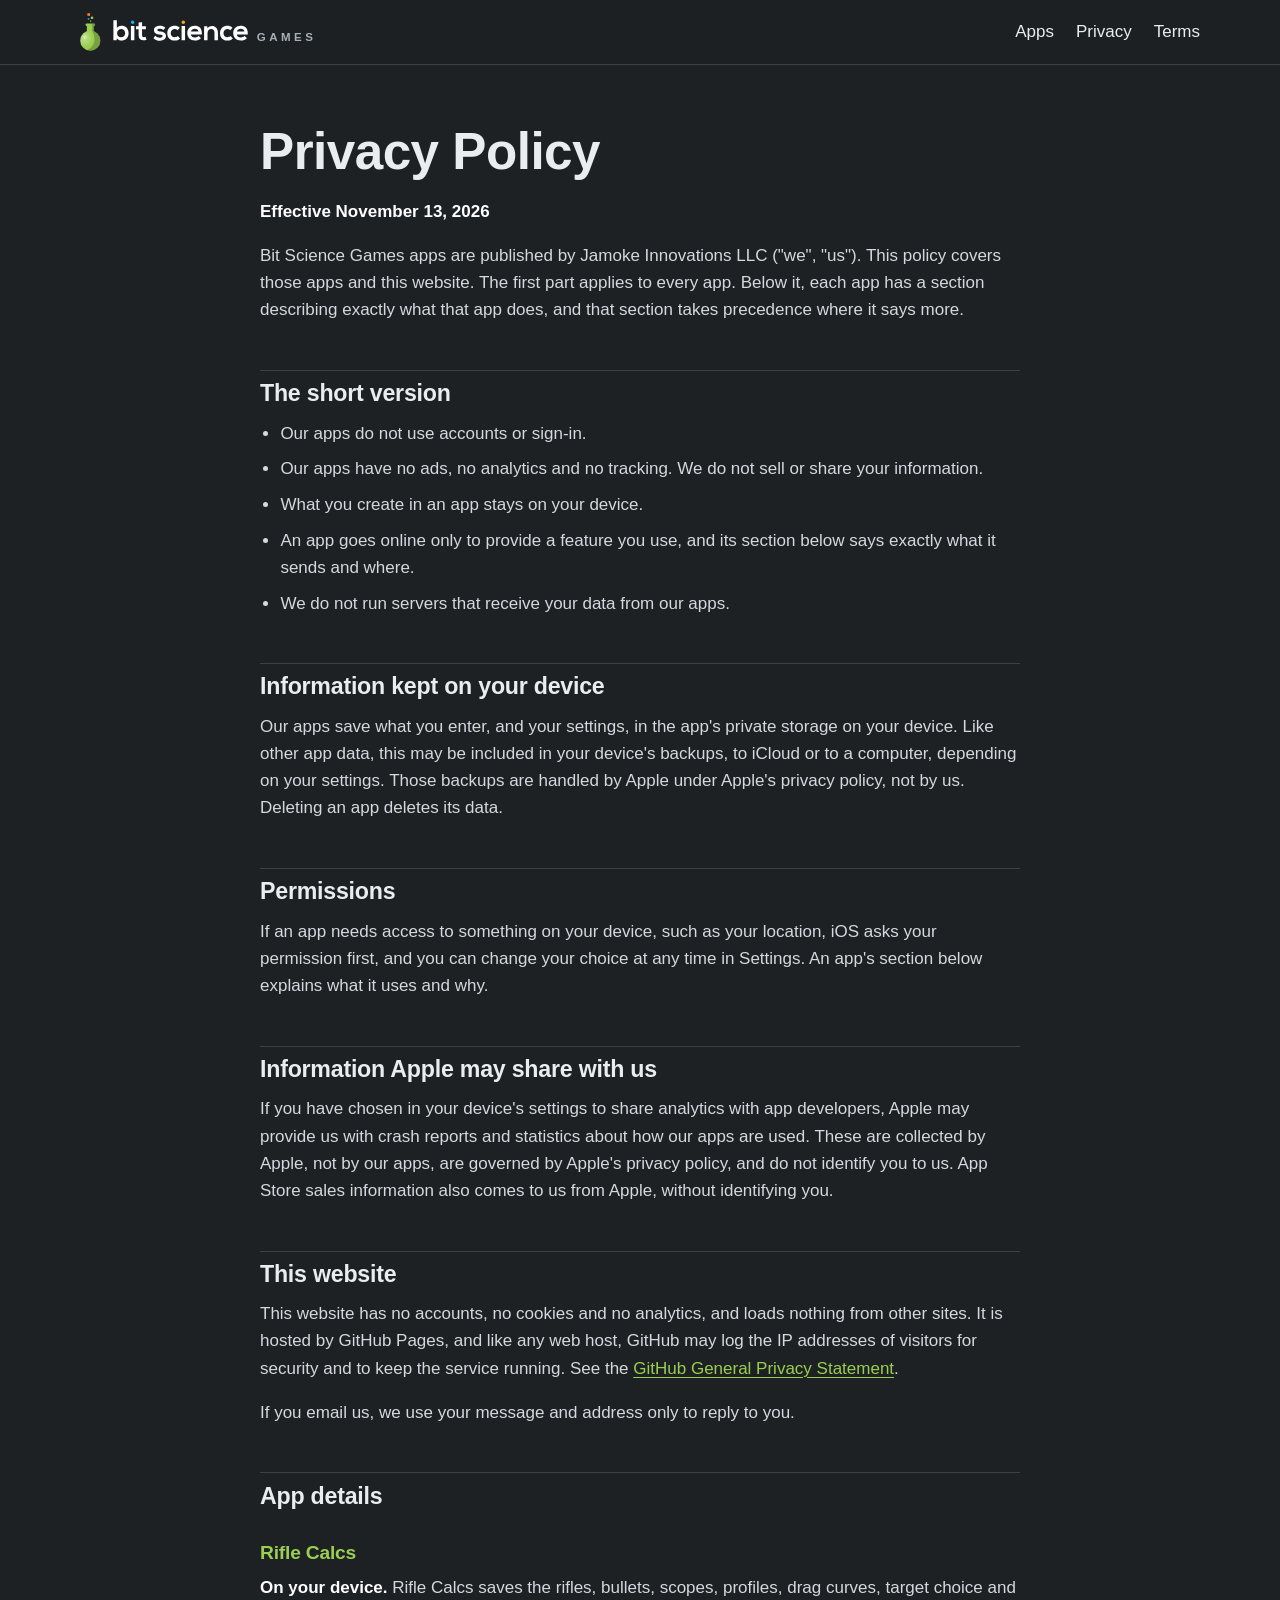
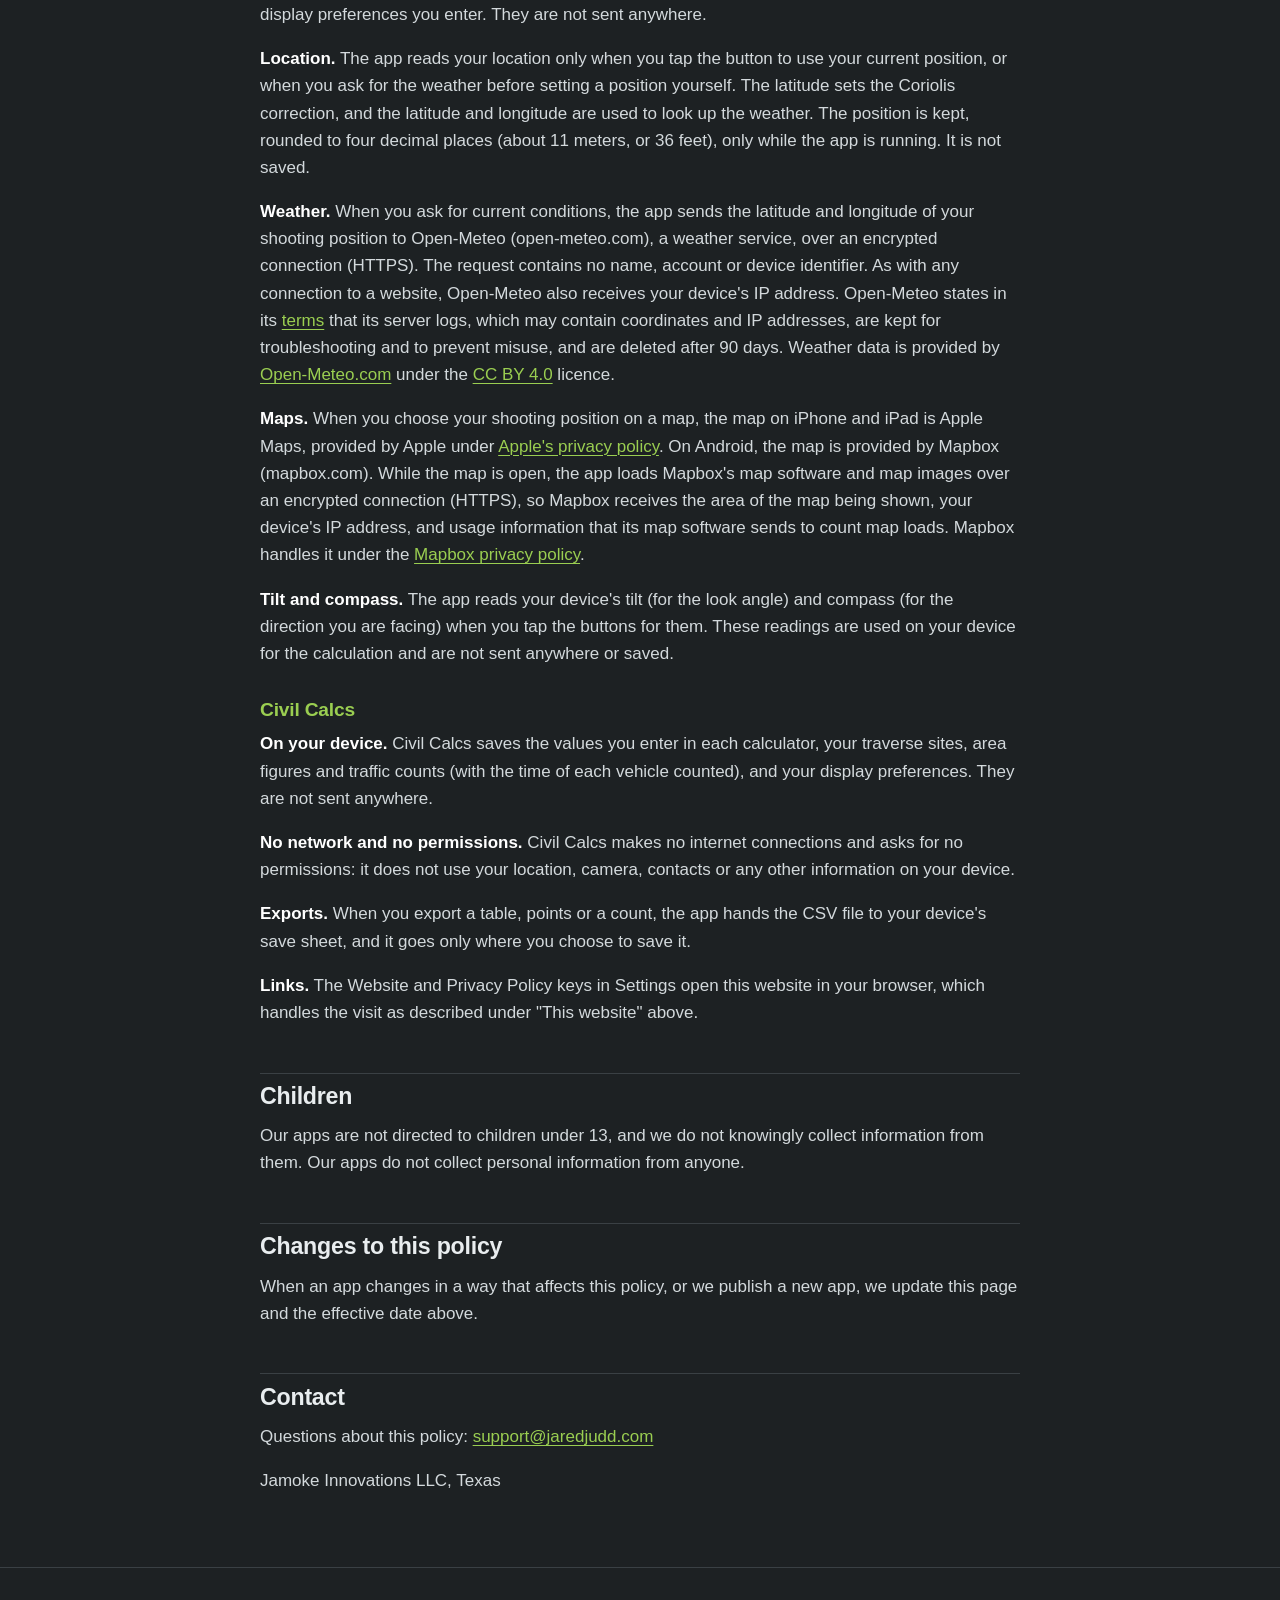
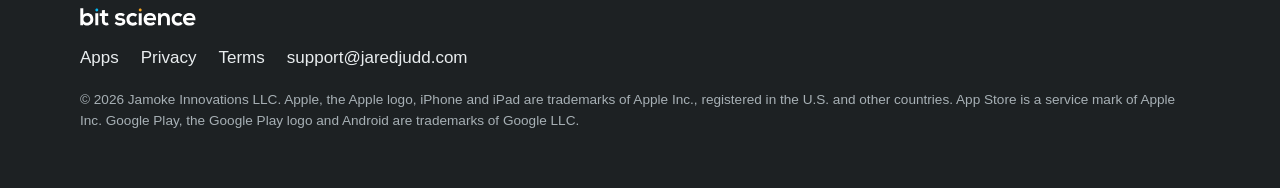
<file: docs/privacy/index.html>
<!doctype html>
<html lang="en">
<head>
<meta charset="utf-8">
<meta name="viewport" content="width=device-width, initial-scale=1">
<meta name="color-scheme" content="dark">
<title>Privacy Policy · Bit Science Games</title>
<meta name="description" content="How Bit Science Games apps and this website handle your information.">
<meta property="og:type" content="website">
<meta property="og:site_name" content="Bit Science Games">
<meta property="og:title" content="Privacy Policy · Bit Science Games">
<meta property="og:description" content="How Bit Science Games apps and this website handle your information.">
<meta property="og:image" content="https://jaredjudd.com/images/social.png">
<meta name="twitter:card" content="summary_large_image">
<link rel="canonical" href="https://jaredjudd.com/privacy/">
<link rel="icon" href="/images/icon.png">
<link rel="apple-touch-icon" href="/images/apple-touch-icon.png">
<link rel="stylesheet" href="/assets/site.css">
</head>
<body class="legal">
<header class="top"><div class="wrap">
<a class="brand" href="/" aria-label="Bit Science Games home"><svg xmlns="http://www.w3.org/2000/svg" viewBox="40.880 84.500 53.350 98.590" width="20.6" height="38"><g transform="matrix(1 0 0 -1 0 280)">
  <defs>
    <radialGradient id="hl" gradientUnits="userSpaceOnUse" cx="53.11" cy="130.71" r="22.28">
      <stop offset="0" stop-color="#FFFFFF" stop-opacity="0.38"/>
      <stop offset="1" stop-color="#FFFFFF" stop-opacity="0"/>
    </radialGradient>
    <radialGradient id="hl2" gradientUnits="userSpaceOnUse" cx="53.39" cy="133.42" r="8.12">
      <stop offset="0" stop-color="#FFFFFF" stop-opacity="0.35"/>
      <stop offset="1" stop-color="#FFFFFF" stop-opacity="0"/>
    </radialGradient>
  </defs>
  <g id="pixels">
    <path fill="#F97A2B" d="M67 188 h-7 v7 h7 Z"/>
    <path fill="#9ACE51" d="M75 180 h-6 v6 h6 Z"/>
    <path fill="#04BAF4" d="M65 178 h-4 v4 h4 Z"/>
    <path fill="#F8A621" d="M70 173 h-3 v3 h3 Z"/>
  </g>
  <g id="flask" fill="#9ACE51">
    <circle cx="67.556" cy="123.585" r="26.174"/>
    <rect x="58.675" y="123.585" width="17.762" height="38.345"/>
    <rect x="55.17" y="161.93" width="24.772" height="6.434" rx="3.217"/>
  </g>
  <g id="shade" style="mix-blend-mode:multiply">
    <path transform="matrix(1 0 0 1 76.4366 148.2107)" fill="#C6C6C6" d="M0 0 L0 13.719 L-3.856 13.719 L-3.851 -0.618 C-3.851 -0.761 -3.791 -0.892 -3.684 -0.987 C-2.733 -1.834 1.97 -6.749 1.97 -21.1 C1.97 -34.096 -6.38 -45.135 -18.005 -49.163 C-14.282 -50.549 -10.16 -51.115 -5.854 -50.63 C6.748 -49.209 16.641 -38.611 17.262 -25.944 C17.845 -14.041 10.473 -3.777 0 0"/>
    <path transform="matrix(1 0 0 1 76.4366 161.9298)" fill="#DADADA" d="M0 0 L-3.856 0 L-3.856 -1.788 L0 -1.788 Z"/>
    <path transform="matrix(1 0 0 1 76.7251 168.364)" fill="#C6C6C6" d="M0 0 L-5.236 0 C-4.99 -0.794 -4.857 -1.639 -4.857 -2.514 C-4.857 -3.929 -5.208 -5.261 -5.822 -6.434 L-5.821 -6.434 L-0.289 -6.434 L-0.095 -6.434 C1.306 -6.434 2.635 -5.591 3.055 -4.255 C3.751 -2.038 2.113 0 0 0"/>
  </g>
  <circle cx="67.556" cy="123.585" r="26.174" fill="url(#hl)"/>
  <circle cx="67.556" cy="123.585" r="26.174" fill="url(#hl2)"/>
  </g></svg>
<span class="brand-name"><svg xmlns="http://www.w3.org/2000/svg" viewBox="106.520 134.270 202.600 31.480" width="135.2" height="21"><g transform="matrix(1 0 0 -1 0 280)">
  <path transform="matrix(1 0 0 1 303.5418 128.4114)" fill="#FFFFFF" d="M0 0 C-0.341 2.725 -2.469 4.087 -5.449 4.087 C-8.259 4.087 -10.558 2.725 -11.324 0 Z M-11.409 -4.3 C-11.069 -6.897 -8.812 -8.769 -5.152 -8.769 C-3.236 -8.769 -0.724 -8.047 0.468 -6.811 L3.788 -10.09 C1.575 -12.388 -2.043 -13.496 -5.236 -13.496 C-12.473 -13.496 -16.773 -9.025 -16.773 -2.299 C-16.773 4.087 -12.432 8.685 -5.62 8.685 C1.405 8.685 5.789 4.342 4.981 -4.3 Z M-17.348 -10.26 C-19.774 -12.643 -22.328 -13.58 -25.436 -13.58 C-31.523 -13.58 -36.59 -9.919 -36.59 -2.469 C-36.59 4.981 -31.523 8.642 -25.436 8.642 C-22.456 8.642 -20.157 7.791 -17.859 5.535 L-21.136 2.086 C-22.371 3.193 -23.904 3.746 -25.351 3.746 C-28.841 3.746 -31.396 1.192 -31.396 -2.469 C-31.396 -6.47 -28.672 -8.599 -25.436 -8.599 C-23.775 -8.599 -22.116 -8.131 -20.838 -6.854 Z M-44.883 -12.942 L-44.883 -1.958 C-44.883 1.235 -46.628 3.661 -49.948 3.661 C-53.141 3.661 -55.313 0.98 -55.313 -2.213 L-55.313 -12.942 L-60.464 -12.942 L-60.464 8.088 L-55.823 8.088 L-55.483 5.236 C-53.354 7.323 -51.226 8.386 -48.586 8.386 C-43.648 8.386 -39.688 4.682 -39.688 -1.916 L-39.688 -12.942 Z M-68.915 0 C-69.256 2.725 -71.384 4.087 -74.364 4.087 C-77.174 4.087 -79.473 2.725 -80.239 0 Z M-80.325 -4.3 C-79.983 -6.897 -77.727 -8.769 -74.067 -8.769 C-72.151 -8.769 -69.639 -8.047 -68.447 -6.811 L-65.127 -10.09 C-67.34 -12.388 -70.959 -13.496 -74.151 -13.496 C-81.388 -13.496 -85.688 -9.025 -85.688 -2.299 C-85.688 4.087 -81.346 8.685 -74.534 8.685 C-67.51 8.685 -63.126 4.342 -63.934 -4.3 Z M-94.256 -12.942 h5.195 v21.073 h-5.195 Z M-94.256 8.131 M-96.452 -10.26 C-98.878 -12.643 -101.433 -13.58 -104.54 -13.58 C-110.628 -13.58 -115.694 -9.919 -115.694 -2.469 C-115.694 4.981 -110.628 8.642 -104.54 8.642 C-101.56 8.642 -99.261 7.791 -96.962 5.535 L-100.24 2.086 C-101.475 3.193 -103.008 3.746 -104.455 3.746 C-107.946 3.746 -110.5 1.192 -110.5 -2.469 C-110.5 -6.47 -107.776 -8.599 -104.54 -8.599 C-102.88 -8.599 -101.22 -8.131 -99.943 -6.854 Z M-121.526 2.469 C-123.016 3.874 -124.719 4.342 -126.72 4.342 C-129.189 4.342 -130.551 3.576 -130.551 2.256 C-130.551 0.894 -129.317 0.127 -126.635 -0.043 C-122.676 -0.298 -117.652 -1.192 -117.652 -6.769 C-117.652 -10.473 -120.675 -13.666 -126.677 -13.666 C-129.998 -13.666 -133.318 -13.112 -136.384 -9.919 L-133.829 -6.216 C-132.339 -7.875 -128.933 -9.11 -126.592 -9.153 C-124.634 -9.195 -122.803 -8.174 -122.803 -6.641 C-122.803 -5.194 -123.995 -4.598 -126.975 -4.428 C-130.934 -4.13 -135.66 -2.682 -135.66 2.086 C-135.66 6.939 -130.637 8.642 -126.805 8.642 C-123.527 8.642 -121.058 8.004 -118.631 5.875 Z M-153.501 13.964 L-153.501 8.004 L-147.712 8.004 L-147.712 3.533 L-153.544 3.533 L-153.544 -5.535 C-153.544 -7.535 -152.437 -8.515 -150.819 -8.515 C-150.01 -8.515 -149.074 -8.259 -148.307 -7.875 L-146.86 -12.303 C-148.35 -12.899 -149.585 -13.154 -151.16 -13.197 C-155.715 -13.367 -158.695 -10.771 -158.695 -5.535 L-158.695 3.533 L-162.611 3.533 L-162.611 8.004 L-158.695 8.004 L-158.695 13.41 Z M-170.263 -12.942 h5.194 v21.073 h-5.194 Z M-170.263 8.131 M-190.988 -2.426 C-190.988 -6.216 -188.178 -8.599 -184.9 -8.599 C-181.58 -8.599 -178.94 -6.087 -178.94 -2.426 C-178.94 1.362 -181.58 3.704 -184.9 3.704 C-188.178 3.704 -190.988 1.235 -190.988 -2.426 M-191.329 16.816 L-191.329 5.194 C-190.094 7.365 -186.646 8.556 -184.432 8.556 C-178.302 8.556 -173.747 4.811 -173.747 -2.426 C-173.747 -9.323 -178.387 -13.41 -184.559 -13.41 C-187.114 -13.41 -189.711 -12.559 -191.329 -10.047 L-191.669 -12.942 L-196.522 -12.942 L-196.522 16.816 Z"/>
  <path transform="matrix(1 0 0 1 138.4726 142.375)" fill="#04BAF4" d="M0 0 C0 -1.435 -1.163 -2.597 -2.597 -2.597 C-4.032 -2.597 -5.195 -1.435 -5.195 0 C-5.195 1.434 -4.032 2.597 -2.597 2.597 C-1.163 2.597 0 1.434 0 0"/>
  <path transform="matrix(1 0 0 1 214.481 142.375)" fill="#F8A621" d="M0 0 C0 -1.435 -1.163 -2.597 -2.597 -2.597 C-4.032 -2.597 -5.195 -1.435 -5.195 0 C-5.195 1.434 -4.032 2.597 -2.597 2.597 C-1.163 2.597 0 1.434 0 0"/></g></svg><span class="games">GAMES</span></span></a>
<nav><a href="/#apps">Apps</a><a href="/privacy/">Privacy</a><a href="/terms/">Terms</a></nav>
</div></header>
<main>
<article class="wrap narrow prose"><h1 id="privacy-policy">Privacy Policy</h1><p><strong>Effective November 13, 2026</strong></p><p>Bit Science Games apps are published by Jamoke Innovations LLC ("we", "us"). This policy covers those apps and this website. The first part applies to every app. Below it, each app has a section describing exactly what that app does, and that section takes precedence where it says more.</p><h2 id="the-short-version">The short version</h2><ul><li>Our apps do not use accounts or sign-in.</li><li>Our apps have no ads, no analytics and no tracking. We do not sell or share your information.</li><li>What you create in an app stays on your device.</li><li>An app goes online only to provide a feature you use, and its section below says exactly what it sends and where.</li><li>We do not run servers that receive your data from our apps.</li></ul><h2 id="information-kept-on-your-device">Information kept on your device</h2><p>Our apps save what you enter, and your settings, in the app's private storage on your device. Like other app data, this may be included in your device's backups, to iCloud or to a computer, depending on your settings. Those backups are handled by Apple under Apple's privacy policy, not by us. Deleting an app deletes its data.</p><h2 id="permissions">Permissions</h2><p>If an app needs access to something on your device, such as your location, iOS asks your permission first, and you can change your choice at any time in Settings. An app's section below explains what it uses and why.</p><h2 id="information-apple-may-share-with-us">Information Apple may share with us</h2><p>If you have chosen in your device's settings to share analytics with app developers, Apple may provide us with crash reports and statistics about how our apps are used. These are collected by Apple, not by our apps, are governed by Apple's privacy policy, and do not identify you to us. App Store sales information also comes to us from Apple, without identifying you.</p><h2 id="this-website">This website</h2><p>This website has no accounts, no cookies and no analytics, and loads nothing from other sites. It is hosted by GitHub Pages, and like any web host, GitHub may log the IP addresses of visitors for security and to keep the service running. See the <a href="https://docs.github.com/en/site-policy/privacy-policies/github-general-privacy-statement" rel="noopener">GitHub General Privacy Statement</a>.</p><p>If you email us, we use your message and address only to reply to you.</p><h2 id="app-details">App details</h2><h3 id="rifle-calcs">Rifle Calcs</h3><p><strong>On your device.</strong> Rifle Calcs saves the rifles, bullets, scopes, profiles, drag curves, target choice and display preferences you enter. They are not sent anywhere.</p><p><strong>Location.</strong> The app reads your location only when you tap the button to use your current position, or when you ask for the weather before setting a position yourself. The latitude sets the Coriolis correction, and the latitude and longitude are used to look up the weather. The position is kept, rounded to four decimal places (about 11 meters, or 36 feet), only while the app is running. It is not saved.</p><p><strong>Weather.</strong> When you ask for current conditions, the app sends the latitude and longitude of your shooting position to Open-Meteo (open-meteo.com), a weather service, over an encrypted connection (HTTPS). The request contains no name, account or device identifier. As with any connection to a website, Open-Meteo also receives your device's IP address. Open-Meteo states in its <a href="https://open-meteo.com/en/terms" rel="noopener">terms</a> that its server logs, which may contain coordinates and IP addresses, are kept for troubleshooting and to prevent misuse, and are deleted after 90 days. Weather data is provided by <a href="https://open-meteo.com" rel="noopener">Open-Meteo.com</a> under the <a href="https://creativecommons.org/licenses/by/4.0/" rel="noopener">CC BY 4.0</a> licence.</p><p><strong>Maps.</strong> When you choose your shooting position on a map, the map on iPhone and iPad is Apple Maps, provided by Apple under <a href="https://www.apple.com/legal/privacy/" rel="noopener">Apple's privacy policy</a>. On Android, the map is provided by Mapbox (mapbox.com). While the map is open, the app loads Mapbox's map software and map images over an encrypted connection (HTTPS), so Mapbox receives the area of the map being shown, your device's IP address, and usage information that its map software sends to count map loads. Mapbox handles it under the <a href="https://www.mapbox.com/legal/privacy" rel="noopener">Mapbox privacy policy</a>.</p><p><strong>Tilt and compass.</strong> The app reads your device's tilt (for the look angle) and compass (for the direction you are facing) when you tap the buttons for them. These readings are used on your device for the calculation and are not sent anywhere or saved.</p><h3 id="civil-calcs">Civil Calcs</h3><p><strong>On your device.</strong> Civil Calcs saves the values you enter in each calculator, your traverse sites, area figures and traffic counts (with the time of each vehicle counted), and your display preferences. They are not sent anywhere.</p><p><strong>No network and no permissions.</strong> Civil Calcs makes no internet connections and asks for no permissions: it does not use your location, camera, contacts or any other information on your device.</p><p><strong>Exports.</strong> When you export a table, points or a count, the app hands the CSV file to your device's save sheet, and it goes only where you choose to save it.</p><p><strong>Links.</strong> The Website and Privacy Policy keys in Settings open this website in your browser, which handles the visit as described under "This website" above.</p><h2 id="children">Children</h2><p>Our apps are not directed to children under 13, and we do not knowingly collect information from them. Our apps do not collect personal information from anyone.</p><h2 id="changes-to-this-policy">Changes to this policy</h2><p>When an app changes in a way that affects this policy, or we publish a new app, we update this page and the effective date above.</p><h2 id="contact">Contact</h2><p>Questions about this policy: <a href="mailto:support@jaredjudd.com">support@jaredjudd.com</a></p><p>Jamoke Innovations LLC, Texas</p></article>
</main>
<footer class="bottom"><div class="wrap">
<div><svg xmlns="http://www.w3.org/2000/svg" viewBox="106.520 134.270 202.600 31.480" width="115.8" height="18"><g transform="matrix(1 0 0 -1 0 280)">
  <path transform="matrix(1 0 0 1 303.5418 128.4114)" fill="#FFFFFF" d="M0 0 C-0.341 2.725 -2.469 4.087 -5.449 4.087 C-8.259 4.087 -10.558 2.725 -11.324 0 Z M-11.409 -4.3 C-11.069 -6.897 -8.812 -8.769 -5.152 -8.769 C-3.236 -8.769 -0.724 -8.047 0.468 -6.811 L3.788 -10.09 C1.575 -12.388 -2.043 -13.496 -5.236 -13.496 C-12.473 -13.496 -16.773 -9.025 -16.773 -2.299 C-16.773 4.087 -12.432 8.685 -5.62 8.685 C1.405 8.685 5.789 4.342 4.981 -4.3 Z M-17.348 -10.26 C-19.774 -12.643 -22.328 -13.58 -25.436 -13.58 C-31.523 -13.58 -36.59 -9.919 -36.59 -2.469 C-36.59 4.981 -31.523 8.642 -25.436 8.642 C-22.456 8.642 -20.157 7.791 -17.859 5.535 L-21.136 2.086 C-22.371 3.193 -23.904 3.746 -25.351 3.746 C-28.841 3.746 -31.396 1.192 -31.396 -2.469 C-31.396 -6.47 -28.672 -8.599 -25.436 -8.599 C-23.775 -8.599 -22.116 -8.131 -20.838 -6.854 Z M-44.883 -12.942 L-44.883 -1.958 C-44.883 1.235 -46.628 3.661 -49.948 3.661 C-53.141 3.661 -55.313 0.98 -55.313 -2.213 L-55.313 -12.942 L-60.464 -12.942 L-60.464 8.088 L-55.823 8.088 L-55.483 5.236 C-53.354 7.323 -51.226 8.386 -48.586 8.386 C-43.648 8.386 -39.688 4.682 -39.688 -1.916 L-39.688 -12.942 Z M-68.915 0 C-69.256 2.725 -71.384 4.087 -74.364 4.087 C-77.174 4.087 -79.473 2.725 -80.239 0 Z M-80.325 -4.3 C-79.983 -6.897 -77.727 -8.769 -74.067 -8.769 C-72.151 -8.769 -69.639 -8.047 -68.447 -6.811 L-65.127 -10.09 C-67.34 -12.388 -70.959 -13.496 -74.151 -13.496 C-81.388 -13.496 -85.688 -9.025 -85.688 -2.299 C-85.688 4.087 -81.346 8.685 -74.534 8.685 C-67.51 8.685 -63.126 4.342 -63.934 -4.3 Z M-94.256 -12.942 h5.195 v21.073 h-5.195 Z M-94.256 8.131 M-96.452 -10.26 C-98.878 -12.643 -101.433 -13.58 -104.54 -13.58 C-110.628 -13.58 -115.694 -9.919 -115.694 -2.469 C-115.694 4.981 -110.628 8.642 -104.54 8.642 C-101.56 8.642 -99.261 7.791 -96.962 5.535 L-100.24 2.086 C-101.475 3.193 -103.008 3.746 -104.455 3.746 C-107.946 3.746 -110.5 1.192 -110.5 -2.469 C-110.5 -6.47 -107.776 -8.599 -104.54 -8.599 C-102.88 -8.599 -101.22 -8.131 -99.943 -6.854 Z M-121.526 2.469 C-123.016 3.874 -124.719 4.342 -126.72 4.342 C-129.189 4.342 -130.551 3.576 -130.551 2.256 C-130.551 0.894 -129.317 0.127 -126.635 -0.043 C-122.676 -0.298 -117.652 -1.192 -117.652 -6.769 C-117.652 -10.473 -120.675 -13.666 -126.677 -13.666 C-129.998 -13.666 -133.318 -13.112 -136.384 -9.919 L-133.829 -6.216 C-132.339 -7.875 -128.933 -9.11 -126.592 -9.153 C-124.634 -9.195 -122.803 -8.174 -122.803 -6.641 C-122.803 -5.194 -123.995 -4.598 -126.975 -4.428 C-130.934 -4.13 -135.66 -2.682 -135.66 2.086 C-135.66 6.939 -130.637 8.642 -126.805 8.642 C-123.527 8.642 -121.058 8.004 -118.631 5.875 Z M-153.501 13.964 L-153.501 8.004 L-147.712 8.004 L-147.712 3.533 L-153.544 3.533 L-153.544 -5.535 C-153.544 -7.535 -152.437 -8.515 -150.819 -8.515 C-150.01 -8.515 -149.074 -8.259 -148.307 -7.875 L-146.86 -12.303 C-148.35 -12.899 -149.585 -13.154 -151.16 -13.197 C-155.715 -13.367 -158.695 -10.771 -158.695 -5.535 L-158.695 3.533 L-162.611 3.533 L-162.611 8.004 L-158.695 8.004 L-158.695 13.41 Z M-170.263 -12.942 h5.194 v21.073 h-5.194 Z M-170.263 8.131 M-190.988 -2.426 C-190.988 -6.216 -188.178 -8.599 -184.9 -8.599 C-181.58 -8.599 -178.94 -6.087 -178.94 -2.426 C-178.94 1.362 -181.58 3.704 -184.9 3.704 C-188.178 3.704 -190.988 1.235 -190.988 -2.426 M-191.329 16.816 L-191.329 5.194 C-190.094 7.365 -186.646 8.556 -184.432 8.556 C-178.302 8.556 -173.747 4.811 -173.747 -2.426 C-173.747 -9.323 -178.387 -13.41 -184.559 -13.41 C-187.114 -13.41 -189.711 -12.559 -191.329 -10.047 L-191.669 -12.942 L-196.522 -12.942 L-196.522 16.816 Z"/>
  <path transform="matrix(1 0 0 1 138.4726 142.375)" fill="#04BAF4" d="M0 0 C0 -1.435 -1.163 -2.597 -2.597 -2.597 C-4.032 -2.597 -5.195 -1.435 -5.195 0 C-5.195 1.434 -4.032 2.597 -2.597 2.597 C-1.163 2.597 0 1.434 0 0"/>
  <path transform="matrix(1 0 0 1 214.481 142.375)" fill="#F8A621" d="M0 0 C0 -1.435 -1.163 -2.597 -2.597 -2.597 C-4.032 -2.597 -5.195 -1.435 -5.195 0 C-5.195 1.434 -4.032 2.597 -2.597 2.597 C-1.163 2.597 0 1.434 0 0"/></g></svg></div>
<nav><a href="/#apps">Apps</a><a href="/privacy/">Privacy</a><a href="/terms/">Terms</a>
<a href="mailto:support@jaredjudd.com">support@jaredjudd.com</a></nav>
<p class="fine">&copy; 2026 Jamoke Innovations LLC. Apple, the Apple logo, iPhone and iPad are trademarks of Apple Inc., registered in the U.S. and other countries. App Store is a service mark of Apple Inc. Google Play, the Google Play logo and Android are trademarks of Google LLC.</p>
</div></footer>
</body>
</html>
</file>
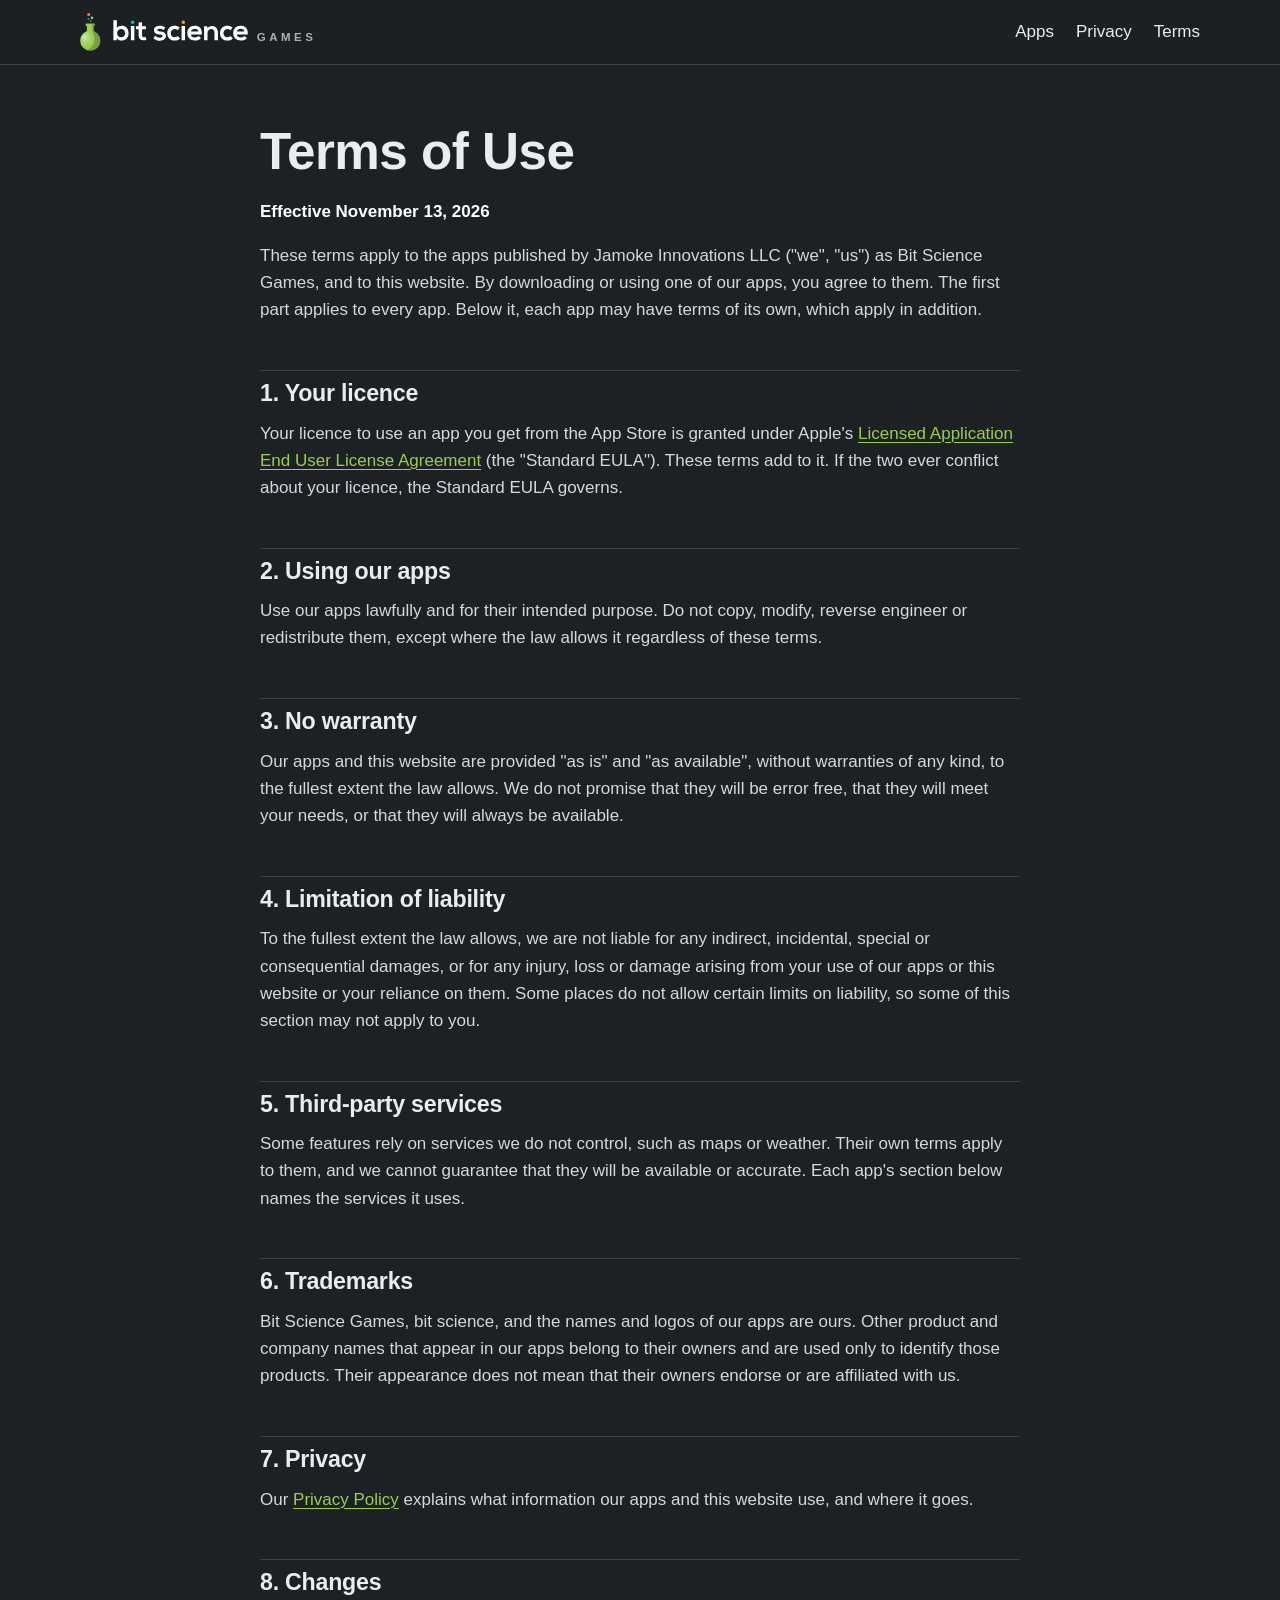
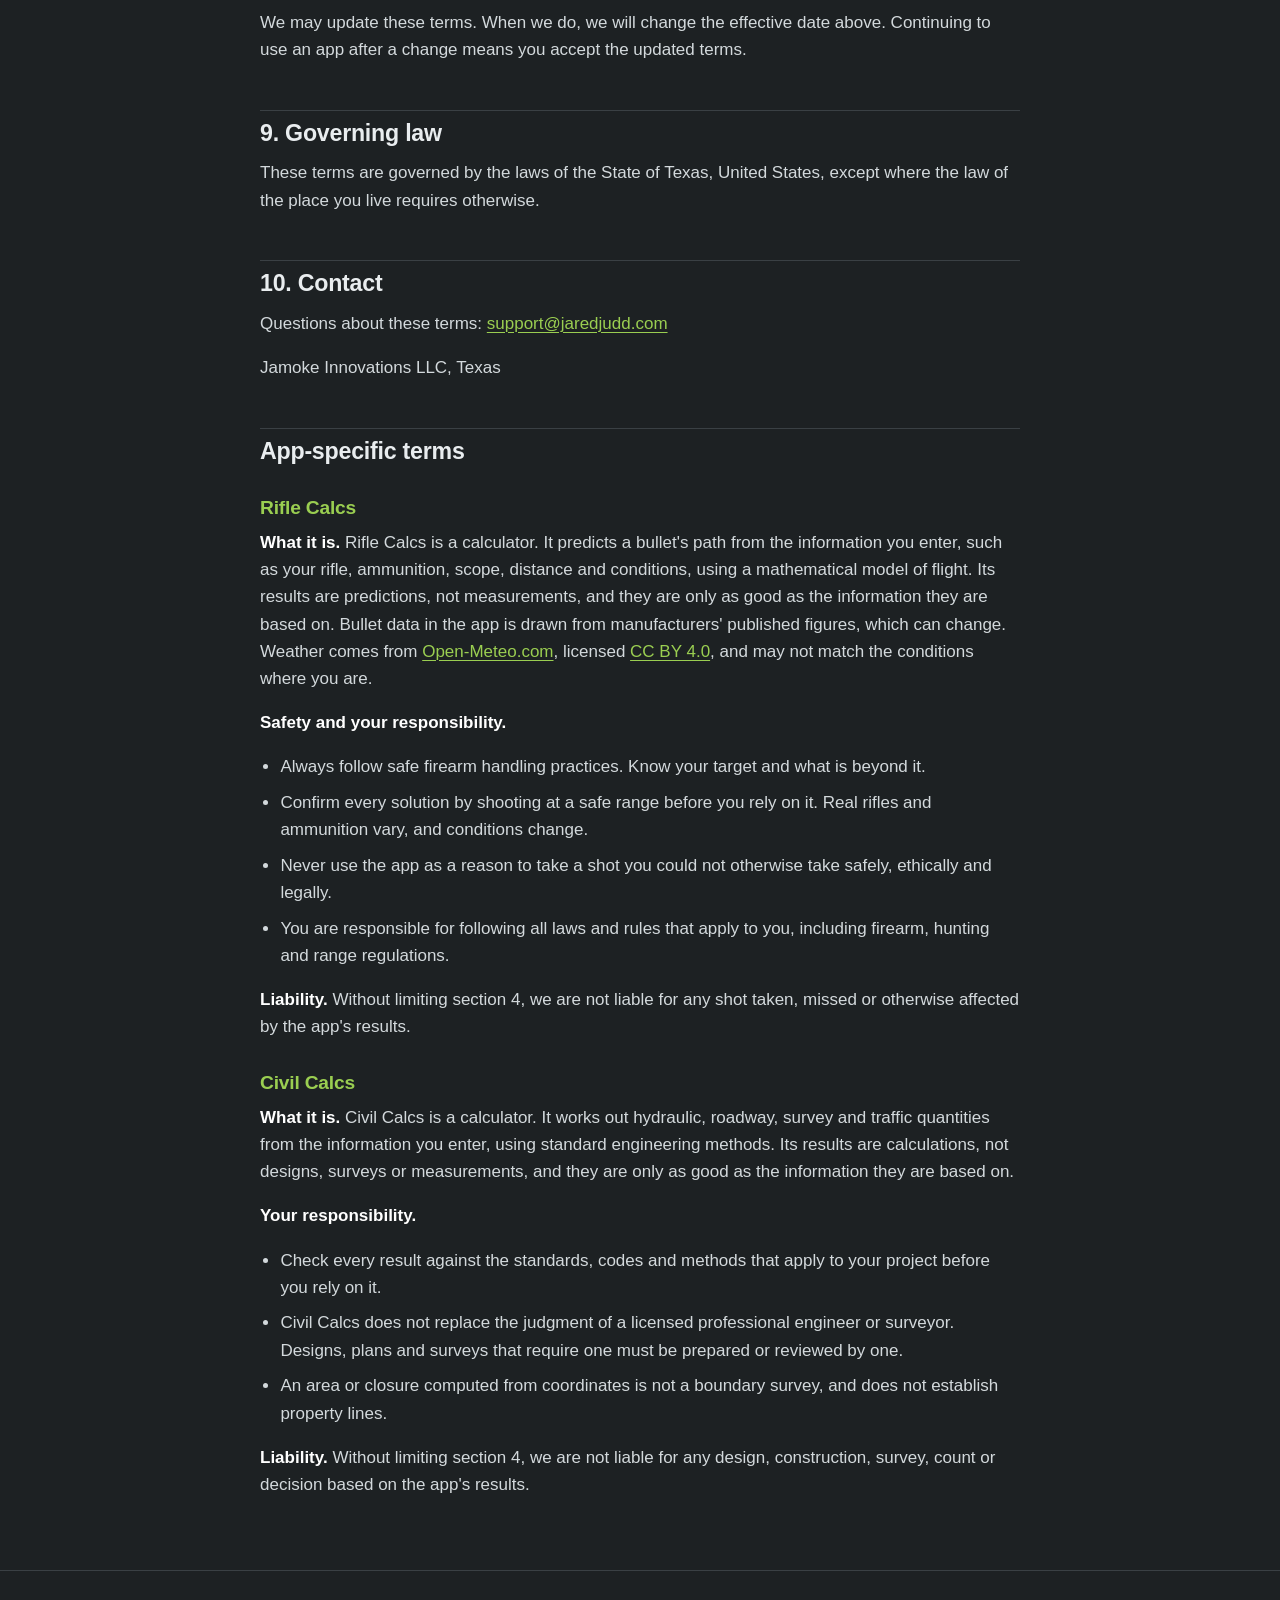
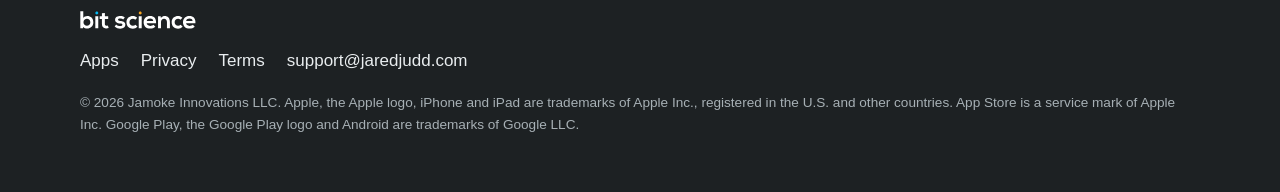
<file: docs/terms/index.html>
<!doctype html>
<html lang="en">
<head>
<meta charset="utf-8">
<meta name="viewport" content="width=device-width, initial-scale=1">
<meta name="color-scheme" content="dark">
<title>Terms of Use · Bit Science Games</title>
<meta name="description" content="The terms for using Bit Science Games apps and this website.">
<meta property="og:type" content="website">
<meta property="og:site_name" content="Bit Science Games">
<meta property="og:title" content="Terms of Use · Bit Science Games">
<meta property="og:description" content="The terms for using Bit Science Games apps and this website.">
<meta property="og:image" content="https://jaredjudd.com/images/social.png">
<meta name="twitter:card" content="summary_large_image">
<link rel="canonical" href="https://jaredjudd.com/terms/">
<link rel="icon" href="/images/icon.png">
<link rel="apple-touch-icon" href="/images/apple-touch-icon.png">
<link rel="stylesheet" href="/assets/site.css">
</head>
<body class="legal">
<header class="top"><div class="wrap">
<a class="brand" href="/" aria-label="Bit Science Games home"><svg xmlns="http://www.w3.org/2000/svg" viewBox="40.880 84.500 53.350 98.590" width="20.6" height="38"><g transform="matrix(1 0 0 -1 0 280)">
  <defs>
    <radialGradient id="hl" gradientUnits="userSpaceOnUse" cx="53.11" cy="130.71" r="22.28">
      <stop offset="0" stop-color="#FFFFFF" stop-opacity="0.38"/>
      <stop offset="1" stop-color="#FFFFFF" stop-opacity="0"/>
    </radialGradient>
    <radialGradient id="hl2" gradientUnits="userSpaceOnUse" cx="53.39" cy="133.42" r="8.12">
      <stop offset="0" stop-color="#FFFFFF" stop-opacity="0.35"/>
      <stop offset="1" stop-color="#FFFFFF" stop-opacity="0"/>
    </radialGradient>
  </defs>
  <g id="pixels">
    <path fill="#F97A2B" d="M67 188 h-7 v7 h7 Z"/>
    <path fill="#9ACE51" d="M75 180 h-6 v6 h6 Z"/>
    <path fill="#04BAF4" d="M65 178 h-4 v4 h4 Z"/>
    <path fill="#F8A621" d="M70 173 h-3 v3 h3 Z"/>
  </g>
  <g id="flask" fill="#9ACE51">
    <circle cx="67.556" cy="123.585" r="26.174"/>
    <rect x="58.675" y="123.585" width="17.762" height="38.345"/>
    <rect x="55.17" y="161.93" width="24.772" height="6.434" rx="3.217"/>
  </g>
  <g id="shade" style="mix-blend-mode:multiply">
    <path transform="matrix(1 0 0 1 76.4366 148.2107)" fill="#C6C6C6" d="M0 0 L0 13.719 L-3.856 13.719 L-3.851 -0.618 C-3.851 -0.761 -3.791 -0.892 -3.684 -0.987 C-2.733 -1.834 1.97 -6.749 1.97 -21.1 C1.97 -34.096 -6.38 -45.135 -18.005 -49.163 C-14.282 -50.549 -10.16 -51.115 -5.854 -50.63 C6.748 -49.209 16.641 -38.611 17.262 -25.944 C17.845 -14.041 10.473 -3.777 0 0"/>
    <path transform="matrix(1 0 0 1 76.4366 161.9298)" fill="#DADADA" d="M0 0 L-3.856 0 L-3.856 -1.788 L0 -1.788 Z"/>
    <path transform="matrix(1 0 0 1 76.7251 168.364)" fill="#C6C6C6" d="M0 0 L-5.236 0 C-4.99 -0.794 -4.857 -1.639 -4.857 -2.514 C-4.857 -3.929 -5.208 -5.261 -5.822 -6.434 L-5.821 -6.434 L-0.289 -6.434 L-0.095 -6.434 C1.306 -6.434 2.635 -5.591 3.055 -4.255 C3.751 -2.038 2.113 0 0 0"/>
  </g>
  <circle cx="67.556" cy="123.585" r="26.174" fill="url(#hl)"/>
  <circle cx="67.556" cy="123.585" r="26.174" fill="url(#hl2)"/>
  </g></svg>
<span class="brand-name"><svg xmlns="http://www.w3.org/2000/svg" viewBox="106.520 134.270 202.600 31.480" width="135.2" height="21"><g transform="matrix(1 0 0 -1 0 280)">
  <path transform="matrix(1 0 0 1 303.5418 128.4114)" fill="#FFFFFF" d="M0 0 C-0.341 2.725 -2.469 4.087 -5.449 4.087 C-8.259 4.087 -10.558 2.725 -11.324 0 Z M-11.409 -4.3 C-11.069 -6.897 -8.812 -8.769 -5.152 -8.769 C-3.236 -8.769 -0.724 -8.047 0.468 -6.811 L3.788 -10.09 C1.575 -12.388 -2.043 -13.496 -5.236 -13.496 C-12.473 -13.496 -16.773 -9.025 -16.773 -2.299 C-16.773 4.087 -12.432 8.685 -5.62 8.685 C1.405 8.685 5.789 4.342 4.981 -4.3 Z M-17.348 -10.26 C-19.774 -12.643 -22.328 -13.58 -25.436 -13.58 C-31.523 -13.58 -36.59 -9.919 -36.59 -2.469 C-36.59 4.981 -31.523 8.642 -25.436 8.642 C-22.456 8.642 -20.157 7.791 -17.859 5.535 L-21.136 2.086 C-22.371 3.193 -23.904 3.746 -25.351 3.746 C-28.841 3.746 -31.396 1.192 -31.396 -2.469 C-31.396 -6.47 -28.672 -8.599 -25.436 -8.599 C-23.775 -8.599 -22.116 -8.131 -20.838 -6.854 Z M-44.883 -12.942 L-44.883 -1.958 C-44.883 1.235 -46.628 3.661 -49.948 3.661 C-53.141 3.661 -55.313 0.98 -55.313 -2.213 L-55.313 -12.942 L-60.464 -12.942 L-60.464 8.088 L-55.823 8.088 L-55.483 5.236 C-53.354 7.323 -51.226 8.386 -48.586 8.386 C-43.648 8.386 -39.688 4.682 -39.688 -1.916 L-39.688 -12.942 Z M-68.915 0 C-69.256 2.725 -71.384 4.087 -74.364 4.087 C-77.174 4.087 -79.473 2.725 -80.239 0 Z M-80.325 -4.3 C-79.983 -6.897 -77.727 -8.769 -74.067 -8.769 C-72.151 -8.769 -69.639 -8.047 -68.447 -6.811 L-65.127 -10.09 C-67.34 -12.388 -70.959 -13.496 -74.151 -13.496 C-81.388 -13.496 -85.688 -9.025 -85.688 -2.299 C-85.688 4.087 -81.346 8.685 -74.534 8.685 C-67.51 8.685 -63.126 4.342 -63.934 -4.3 Z M-94.256 -12.942 h5.195 v21.073 h-5.195 Z M-94.256 8.131 M-96.452 -10.26 C-98.878 -12.643 -101.433 -13.58 -104.54 -13.58 C-110.628 -13.58 -115.694 -9.919 -115.694 -2.469 C-115.694 4.981 -110.628 8.642 -104.54 8.642 C-101.56 8.642 -99.261 7.791 -96.962 5.535 L-100.24 2.086 C-101.475 3.193 -103.008 3.746 -104.455 3.746 C-107.946 3.746 -110.5 1.192 -110.5 -2.469 C-110.5 -6.47 -107.776 -8.599 -104.54 -8.599 C-102.88 -8.599 -101.22 -8.131 -99.943 -6.854 Z M-121.526 2.469 C-123.016 3.874 -124.719 4.342 -126.72 4.342 C-129.189 4.342 -130.551 3.576 -130.551 2.256 C-130.551 0.894 -129.317 0.127 -126.635 -0.043 C-122.676 -0.298 -117.652 -1.192 -117.652 -6.769 C-117.652 -10.473 -120.675 -13.666 -126.677 -13.666 C-129.998 -13.666 -133.318 -13.112 -136.384 -9.919 L-133.829 -6.216 C-132.339 -7.875 -128.933 -9.11 -126.592 -9.153 C-124.634 -9.195 -122.803 -8.174 -122.803 -6.641 C-122.803 -5.194 -123.995 -4.598 -126.975 -4.428 C-130.934 -4.13 -135.66 -2.682 -135.66 2.086 C-135.66 6.939 -130.637 8.642 -126.805 8.642 C-123.527 8.642 -121.058 8.004 -118.631 5.875 Z M-153.501 13.964 L-153.501 8.004 L-147.712 8.004 L-147.712 3.533 L-153.544 3.533 L-153.544 -5.535 C-153.544 -7.535 -152.437 -8.515 -150.819 -8.515 C-150.01 -8.515 -149.074 -8.259 -148.307 -7.875 L-146.86 -12.303 C-148.35 -12.899 -149.585 -13.154 -151.16 -13.197 C-155.715 -13.367 -158.695 -10.771 -158.695 -5.535 L-158.695 3.533 L-162.611 3.533 L-162.611 8.004 L-158.695 8.004 L-158.695 13.41 Z M-170.263 -12.942 h5.194 v21.073 h-5.194 Z M-170.263 8.131 M-190.988 -2.426 C-190.988 -6.216 -188.178 -8.599 -184.9 -8.599 C-181.58 -8.599 -178.94 -6.087 -178.94 -2.426 C-178.94 1.362 -181.58 3.704 -184.9 3.704 C-188.178 3.704 -190.988 1.235 -190.988 -2.426 M-191.329 16.816 L-191.329 5.194 C-190.094 7.365 -186.646 8.556 -184.432 8.556 C-178.302 8.556 -173.747 4.811 -173.747 -2.426 C-173.747 -9.323 -178.387 -13.41 -184.559 -13.41 C-187.114 -13.41 -189.711 -12.559 -191.329 -10.047 L-191.669 -12.942 L-196.522 -12.942 L-196.522 16.816 Z"/>
  <path transform="matrix(1 0 0 1 138.4726 142.375)" fill="#04BAF4" d="M0 0 C0 -1.435 -1.163 -2.597 -2.597 -2.597 C-4.032 -2.597 -5.195 -1.435 -5.195 0 C-5.195 1.434 -4.032 2.597 -2.597 2.597 C-1.163 2.597 0 1.434 0 0"/>
  <path transform="matrix(1 0 0 1 214.481 142.375)" fill="#F8A621" d="M0 0 C0 -1.435 -1.163 -2.597 -2.597 -2.597 C-4.032 -2.597 -5.195 -1.435 -5.195 0 C-5.195 1.434 -4.032 2.597 -2.597 2.597 C-1.163 2.597 0 1.434 0 0"/></g></svg><span class="games">GAMES</span></span></a>
<nav><a href="/#apps">Apps</a><a href="/privacy/">Privacy</a><a href="/terms/">Terms</a></nav>
</div></header>
<main>
<article class="wrap narrow prose"><h1 id="terms-of-use">Terms of Use</h1><p><strong>Effective November 13, 2026</strong></p><p>These terms apply to the apps published by Jamoke Innovations LLC ("we", "us") as Bit Science Games, and to this website. By downloading or using one of our apps, you agree to them. The first part applies to every app. Below it, each app may have terms of its own, which apply in addition.</p><h2 id="1-your-licence">1. Your licence</h2><p>Your licence to use an app you get from the App Store is granted under Apple's <a href="https://www.apple.com/legal/internet-services/itunes/dev/stdeula/" rel="noopener">Licensed Application End User License Agreement</a> (the "Standard EULA"). These terms add to it. If the two ever conflict about your licence, the Standard EULA governs.</p><h2 id="2-using-our-apps">2. Using our apps</h2><p>Use our apps lawfully and for their intended purpose. Do not copy, modify, reverse engineer or redistribute them, except where the law allows it regardless of these terms.</p><h2 id="3-no-warranty">3. No warranty</h2><p>Our apps and this website are provided "as is" and "as available", without warranties of any kind, to the fullest extent the law allows. We do not promise that they will be error free, that they will meet your needs, or that they will always be available.</p><h2 id="4-limitation-of-liability">4. Limitation of liability</h2><p>To the fullest extent the law allows, we are not liable for any indirect, incidental, special or consequential damages, or for any injury, loss or damage arising from your use of our apps or this website or your reliance on them. Some places do not allow certain limits on liability, so some of this section may not apply to you.</p><h2 id="5-third-party-services">5. Third-party services</h2><p>Some features rely on services we do not control, such as maps or weather. Their own terms apply to them, and we cannot guarantee that they will be available or accurate. Each app's section below names the services it uses.</p><h2 id="6-trademarks">6. Trademarks</h2><p>Bit Science Games, bit science, and the names and logos of our apps are ours. Other product and company names that appear in our apps belong to their owners and are used only to identify those products. Their appearance does not mean that their owners endorse or are affiliated with us.</p><h2 id="7-privacy">7. Privacy</h2><p>Our <a href="/privacy/">Privacy Policy</a> explains what information our apps and this website use, and where it goes.</p><h2 id="8-changes">8. Changes</h2><p>We may update these terms. When we do, we will change the effective date above. Continuing to use an app after a change means you accept the updated terms.</p><h2 id="9-governing-law">9. Governing law</h2><p>These terms are governed by the laws of the State of Texas, United States, except where the law of the place you live requires otherwise.</p><h2 id="10-contact">10. Contact</h2><p>Questions about these terms: <a href="mailto:support@jaredjudd.com">support@jaredjudd.com</a></p><p>Jamoke Innovations LLC, Texas</p><h2 id="app-specific-terms">App-specific terms</h2><h3 id="rifle-calcs">Rifle Calcs</h3><p><strong>What it is.</strong> Rifle Calcs is a calculator. It predicts a bullet's path from the information you enter, such as your rifle, ammunition, scope, distance and conditions, using a mathematical model of flight. Its results are predictions, not measurements, and they are only as good as the information they are based on. Bullet data in the app is drawn from manufacturers' published figures, which can change. Weather comes from <a href="https://open-meteo.com" rel="noopener">Open-Meteo.com</a>, licensed <a href="https://creativecommons.org/licenses/by/4.0/" rel="noopener">CC BY 4.0</a>, and may not match the conditions where you are.</p><p><strong>Safety and your responsibility.</strong></p><ul><li>Always follow safe firearm handling practices. Know your target and what is beyond it.</li><li>Confirm every solution by shooting at a safe range before you rely on it. Real rifles and ammunition vary, and conditions change.</li><li>Never use the app as a reason to take a shot you could not otherwise take safely, ethically and legally.</li><li>You are responsible for following all laws and rules that apply to you, including firearm, hunting and range regulations.</li></ul><p><strong>Liability.</strong> Without limiting section 4, we are not liable for any shot taken, missed or otherwise affected by the app's results.</p><h3 id="civil-calcs">Civil Calcs</h3><p><strong>What it is.</strong> Civil Calcs is a calculator. It works out hydraulic, roadway, survey and traffic quantities from the information you enter, using standard engineering methods. Its results are calculations, not designs, surveys or measurements, and they are only as good as the information they are based on.</p><p><strong>Your responsibility.</strong></p><ul><li>Check every result against the standards, codes and methods that apply to your project before you rely on it.</li><li>Civil Calcs does not replace the judgment of a licensed professional engineer or surveyor. Designs, plans and surveys that require one must be prepared or reviewed by one.</li><li>An area or closure computed from coordinates is not a boundary survey, and does not establish property lines.</li></ul><p><strong>Liability.</strong> Without limiting section 4, we are not liable for any design, construction, survey, count or decision based on the app's results.</p></article>
</main>
<footer class="bottom"><div class="wrap">
<div><svg xmlns="http://www.w3.org/2000/svg" viewBox="106.520 134.270 202.600 31.480" width="115.8" height="18"><g transform="matrix(1 0 0 -1 0 280)">
  <path transform="matrix(1 0 0 1 303.5418 128.4114)" fill="#FFFFFF" d="M0 0 C-0.341 2.725 -2.469 4.087 -5.449 4.087 C-8.259 4.087 -10.558 2.725 -11.324 0 Z M-11.409 -4.3 C-11.069 -6.897 -8.812 -8.769 -5.152 -8.769 C-3.236 -8.769 -0.724 -8.047 0.468 -6.811 L3.788 -10.09 C1.575 -12.388 -2.043 -13.496 -5.236 -13.496 C-12.473 -13.496 -16.773 -9.025 -16.773 -2.299 C-16.773 4.087 -12.432 8.685 -5.62 8.685 C1.405 8.685 5.789 4.342 4.981 -4.3 Z M-17.348 -10.26 C-19.774 -12.643 -22.328 -13.58 -25.436 -13.58 C-31.523 -13.58 -36.59 -9.919 -36.59 -2.469 C-36.59 4.981 -31.523 8.642 -25.436 8.642 C-22.456 8.642 -20.157 7.791 -17.859 5.535 L-21.136 2.086 C-22.371 3.193 -23.904 3.746 -25.351 3.746 C-28.841 3.746 -31.396 1.192 -31.396 -2.469 C-31.396 -6.47 -28.672 -8.599 -25.436 -8.599 C-23.775 -8.599 -22.116 -8.131 -20.838 -6.854 Z M-44.883 -12.942 L-44.883 -1.958 C-44.883 1.235 -46.628 3.661 -49.948 3.661 C-53.141 3.661 -55.313 0.98 -55.313 -2.213 L-55.313 -12.942 L-60.464 -12.942 L-60.464 8.088 L-55.823 8.088 L-55.483 5.236 C-53.354 7.323 -51.226 8.386 -48.586 8.386 C-43.648 8.386 -39.688 4.682 -39.688 -1.916 L-39.688 -12.942 Z M-68.915 0 C-69.256 2.725 -71.384 4.087 -74.364 4.087 C-77.174 4.087 -79.473 2.725 -80.239 0 Z M-80.325 -4.3 C-79.983 -6.897 -77.727 -8.769 -74.067 -8.769 C-72.151 -8.769 -69.639 -8.047 -68.447 -6.811 L-65.127 -10.09 C-67.34 -12.388 -70.959 -13.496 -74.151 -13.496 C-81.388 -13.496 -85.688 -9.025 -85.688 -2.299 C-85.688 4.087 -81.346 8.685 -74.534 8.685 C-67.51 8.685 -63.126 4.342 -63.934 -4.3 Z M-94.256 -12.942 h5.195 v21.073 h-5.195 Z M-94.256 8.131 M-96.452 -10.26 C-98.878 -12.643 -101.433 -13.58 -104.54 -13.58 C-110.628 -13.58 -115.694 -9.919 -115.694 -2.469 C-115.694 4.981 -110.628 8.642 -104.54 8.642 C-101.56 8.642 -99.261 7.791 -96.962 5.535 L-100.24 2.086 C-101.475 3.193 -103.008 3.746 -104.455 3.746 C-107.946 3.746 -110.5 1.192 -110.5 -2.469 C-110.5 -6.47 -107.776 -8.599 -104.54 -8.599 C-102.88 -8.599 -101.22 -8.131 -99.943 -6.854 Z M-121.526 2.469 C-123.016 3.874 -124.719 4.342 -126.72 4.342 C-129.189 4.342 -130.551 3.576 -130.551 2.256 C-130.551 0.894 -129.317 0.127 -126.635 -0.043 C-122.676 -0.298 -117.652 -1.192 -117.652 -6.769 C-117.652 -10.473 -120.675 -13.666 -126.677 -13.666 C-129.998 -13.666 -133.318 -13.112 -136.384 -9.919 L-133.829 -6.216 C-132.339 -7.875 -128.933 -9.11 -126.592 -9.153 C-124.634 -9.195 -122.803 -8.174 -122.803 -6.641 C-122.803 -5.194 -123.995 -4.598 -126.975 -4.428 C-130.934 -4.13 -135.66 -2.682 -135.66 2.086 C-135.66 6.939 -130.637 8.642 -126.805 8.642 C-123.527 8.642 -121.058 8.004 -118.631 5.875 Z M-153.501 13.964 L-153.501 8.004 L-147.712 8.004 L-147.712 3.533 L-153.544 3.533 L-153.544 -5.535 C-153.544 -7.535 -152.437 -8.515 -150.819 -8.515 C-150.01 -8.515 -149.074 -8.259 -148.307 -7.875 L-146.86 -12.303 C-148.35 -12.899 -149.585 -13.154 -151.16 -13.197 C-155.715 -13.367 -158.695 -10.771 -158.695 -5.535 L-158.695 3.533 L-162.611 3.533 L-162.611 8.004 L-158.695 8.004 L-158.695 13.41 Z M-170.263 -12.942 h5.194 v21.073 h-5.194 Z M-170.263 8.131 M-190.988 -2.426 C-190.988 -6.216 -188.178 -8.599 -184.9 -8.599 C-181.58 -8.599 -178.94 -6.087 -178.94 -2.426 C-178.94 1.362 -181.58 3.704 -184.9 3.704 C-188.178 3.704 -190.988 1.235 -190.988 -2.426 M-191.329 16.816 L-191.329 5.194 C-190.094 7.365 -186.646 8.556 -184.432 8.556 C-178.302 8.556 -173.747 4.811 -173.747 -2.426 C-173.747 -9.323 -178.387 -13.41 -184.559 -13.41 C-187.114 -13.41 -189.711 -12.559 -191.329 -10.047 L-191.669 -12.942 L-196.522 -12.942 L-196.522 16.816 Z"/>
  <path transform="matrix(1 0 0 1 138.4726 142.375)" fill="#04BAF4" d="M0 0 C0 -1.435 -1.163 -2.597 -2.597 -2.597 C-4.032 -2.597 -5.195 -1.435 -5.195 0 C-5.195 1.434 -4.032 2.597 -2.597 2.597 C-1.163 2.597 0 1.434 0 0"/>
  <path transform="matrix(1 0 0 1 214.481 142.375)" fill="#F8A621" d="M0 0 C0 -1.435 -1.163 -2.597 -2.597 -2.597 C-4.032 -2.597 -5.195 -1.435 -5.195 0 C-5.195 1.434 -4.032 2.597 -2.597 2.597 C-1.163 2.597 0 1.434 0 0"/></g></svg></div>
<nav><a href="/#apps">Apps</a><a href="/privacy/">Privacy</a><a href="/terms/">Terms</a>
<a href="mailto:support@jaredjudd.com">support@jaredjudd.com</a></nav>
<p class="fine">&copy; 2026 Jamoke Innovations LLC. Apple, the Apple logo, iPhone and iPad are trademarks of Apple Inc., registered in the U.S. and other countries. App Store is a service mark of Apple Inc. Google Play, the Google Play logo and Android are trademarks of Google LLC.</p>
</div></footer>
</body>
</html>
</file>
<file: assets/site.css>
/*
  Bit Science Games. Dark, after the app it opens with: the bit science slate, the beaker's
  green for links and accents, and the app's backlit LCD for anything read rather than
  pressed. System fonts only: Avenir Next on Apple devices, the platform sans elsewhere.
*/
:root {
  --bg: #1D2123;
  --surface: #262B2E;
  --slate: #33383B;
  --field: #24282B;
  --line: #3A4044;
  --text: #E9EDEF;
  --muted: #A7B0B5;
  --green: #9ACE51;
  --green-deep: #7FB33A;
  --orange: #F97A2B;
  --amber: #F8A621;
  --blue: #04BAF4;
  --lcd-top: #9FCF97;
  --lcd-bottom: #B6E0AB;
  --lcd-ink: #0E150E;
  --lcd-bezel: #161917;
  --sans: "Avenir Next", Avenir, -apple-system, BlinkMacSystemFont, "Segoe UI", Roboto, Helvetica, Arial, sans-serif;
  --mono: Menlo, Consolas, "SF Mono", monospace;
  color-scheme: dark;
}

* { box-sizing: border-box; }
html { -webkit-text-size-adjust: 100%; scroll-behavior: smooth; }
body {
  margin: 0;
  background: var(--bg);
  color: var(--text);
  font: 17px/1.6 var(--sans);
  -webkit-font-smoothing: antialiased;
}
img, svg { display: block; max-width: 100%; height: auto; }
a { color: var(--green); text-decoration-thickness: 1px; text-underline-offset: 3px; }
a:hover { color: #B4E07A; }
h1, h2, h3 { font-weight: 600; line-height: 1.2; letter-spacing: -0.01em; margin: 0 0 .5em; }
h1 { font-size: clamp(2.2rem, 5vw, 3.2rem); }
h2 { font-size: clamp(1.6rem, 3.4vw, 2.2rem); }
h3 { font-size: 1.2rem; }
p, ul { margin: 0 0 1em; }
ul { padding-left: 1.2em; }
li { margin-bottom: .5em; }
strong { color: #fff; font-weight: 600; }
code { font-family: var(--mono); font-size: .9em; }
hr { border: 0; border-top: 1px solid var(--line); margin: 2.5em 0; }
.sr { position: absolute; width: 1px; height: 1px; overflow: hidden; clip: rect(0 0 0 0); }

.wrap { width: min(1120px, 100% - 32px); margin-inline: auto; }
.narrow { width: min(760px, 100% - 32px); }

/* Header and footer */
.top { background: rgba(29, 33, 35, .92); border-bottom: 1px solid var(--line); position: sticky; top: 0; z-index: 10;
  backdrop-filter: blur(8px); -webkit-backdrop-filter: blur(8px); }
.top .wrap { display: flex; align-items: center; justify-content: space-between; gap: 16px; min-height: 64px; }
.brand { display: flex; align-items: center; gap: 12px; text-decoration: none; }
.brand-name { display: flex; align-items: baseline; gap: 9px; }
.games { font: 600 .72rem/1 var(--sans); letter-spacing: .3em; color: var(--muted); }
.games.big { font-size: clamp(1rem, 2.2vw, 1.4rem); margin: 14px 0 0 4px; }
.top nav, .bottom nav { display: flex; flex-wrap: wrap; gap: 4px 22px; }
.top nav a, .bottom nav a { color: var(--text); text-decoration: none; font-weight: 500; }
.top nav a:hover, .bottom nav a:hover { color: var(--green); }
.bottom { border-top: 1px solid var(--line); margin-top: 72px; padding: 40px 0 56px; color: var(--muted); }
.bottom .wrap { display: grid; gap: 18px; }
.bottom .fine { font-size: .85rem; margin: 0; }

/* Heroes */
.hero { background: radial-gradient(ellipse at 25% 30%, #3E4447 0%, var(--slate) 45%, var(--field) 100%);
  border-bottom: 1px solid var(--line); padding: 72px 0 80px; }
.lockup { display: flex; align-items: center; gap: clamp(20px, 4vw, 48px); flex-wrap: wrap; }
.lockup > svg { height: clamp(120px, 20vw, 190px); width: auto; }
.lockup > div svg { height: clamp(36px, 7vw, 64px); width: auto; }
.lead { font-size: clamp(1.1rem, 2.2vw, 1.35rem); color: #D7DDE0; max-width: 40em; margin: 32px 0 0; }

.grid { display: grid; grid-template-columns: 1.05fr .95fr; gap: clamp(28px, 5vw, 72px); align-items: center; }
.app-hero .art img { width: min(100%, 380px); margin-inline: auto; }
.app-lockup { display: flex; align-items: center; gap: 20px; margin-bottom: 26px; }
.app-lockup svg { width: auto; height: 96px; }
.app-lockup h1 { margin: 0; }
.tag { color: var(--muted); font-size: 1.15rem; margin: 2px 0 0; }
.app-hero p { color: #D7DDE0; font-size: 1.15rem; }
.jump { font-size: .95rem; margin-top: 18px; }

.stores { display: flex; flex-wrap: wrap; gap: 10px; margin-top: 8px; }
.store { display: inline-block; padding: 10px 18px; border-radius: 12px; font-weight: 600;
  background: var(--green); color: #12170E; text-decoration: none; }
/* Store badges, shown at the same height. Google's PNG has a transparent margin of 41 px around
   its 564 x 168 badge, so its box is cropped to the badge plus 1 px, which keeps the thin outline
   whole when the crop falls between screen pixels. */
.stores { --badge: 48px; align-items: center; }
.card .stores { --badge: 40px; }
.badge { display: block; height: var(--badge); line-height: 0; }
.badge img { height: 100%; width: auto; max-width: none; }
.badge.google-play { width: calc(var(--badge) * 566 / 168); height: calc(var(--badge) * 170 / 168); overflow: hidden; }
.badge.google-play img { height: calc(var(--badge) * 250 / 168); margin: calc(var(--badge) * -40 / 168); }
.store.soon { background: transparent; color: var(--green); border: 1.5px solid var(--green); }

/* Home: the app list */
.apps { padding-top: 64px; }
.cards { display: grid; grid-template-columns: repeat(auto-fill, minmax(min(100%, 480px), 1fr)); gap: 24px; }
.card { display: flex; gap: 22px; padding: 24px; border-radius: 22px; background: var(--surface);
  border: 1px solid var(--line); color: var(--text); text-decoration: none; transition: border-color .15s, transform .15s; }
.card:hover { border-color: var(--green-deep); transform: translateY(-2px); color: var(--text); }
.card > img { width: 96px; height: 96px; border-radius: 22px; flex: none; }
.card h3 { margin: 0; font-size: 1.4rem; }
.card .tag { font-size: 1rem; margin-bottom: 10px; }
.card p { color: #CBD2D5; }

/* App pages: one section per heading */
section.feature, section.plain, section.support { padding: 72px 0 0; }
.feature .text h2 { margin-bottom: .6em; }
.feature .text p { color: #D3D9DC; font-size: 1.08rem; }
.flip .text { order: 2; }
.phones { display: flex; gap: 18px; justify-content: center; }
.phones img { width: min(100%, 330px); }
.phones.n2 img { width: min(48%, 290px); }
.plain ul { list-style: none; padding: 0; display: grid; grid-template-columns: repeat(auto-fit, minmax(min(100%, 320px), 1fr)); gap: 14px 28px; }
.plain li { background: var(--surface); border: 1px solid var(--line); border-radius: 16px; padding: 16px 18px; margin: 0; color: #CBD2D5; }

/* The app's backlit display, for the privacy summary */
section.lcd .narrow { background: var(--lcd-bezel); border-radius: 18px; padding: 8px; box-shadow: 0 2px 4px rgba(0,0,0,.4); }
section.lcd .narrow > * { margin: 0; }
section.lcd h2, section.lcd p { background: linear-gradient(var(--lcd-top), var(--lcd-bottom)); color: var(--lcd-ink);
  font-family: var(--mono); padding: 16px 22px 4px; }
section.lcd h2 { border-radius: 11px 11px 0 0; font-size: 1.15rem; letter-spacing: .04em; text-transform: uppercase; }
section.lcd p { border-radius: 0 0 11px 11px; padding-bottom: 20px; font-size: .98rem; }
section.lcd a { color: var(--lcd-ink); font-weight: 700; }

.support h3 { margin-top: 1.6em; color: #fff; }
.support p { color: #CBD2D5; }
.credit { color: var(--muted); font-size: .9rem; margin-top: 48px; }

/* Policies */
.legal main { padding-top: 56px; }
.prose h1 { margin-bottom: .3em; }
.prose h2 { font-size: 1.45rem; margin-top: 2em; padding-top: .4em; border-top: 1px solid var(--line); }
.prose h3 { font-size: 1.2rem; margin-top: 1.6em; color: var(--green); }
.prose p, .prose li { color: #D3D9DC; }

@media (max-width: 820px) {
  .grid { grid-template-columns: 1fr; }
  .flip .text { order: 0; }
  .hero { padding: 48px 0 56px; }
  .top nav { gap: 4px 16px; font-size: .95rem; }
  .app-lockup svg { height: 72px; }
}
@media (max-width: 480px) {
  .brand-name .games { display: none; }
  .top nav { flex-wrap: nowrap; gap: 14px; font-size: .9rem; }
  .card { flex-direction: column; }
}
@media (prefers-reduced-motion: reduce) { html { scroll-behavior: auto; } .card { transition: none; } }
</file>
